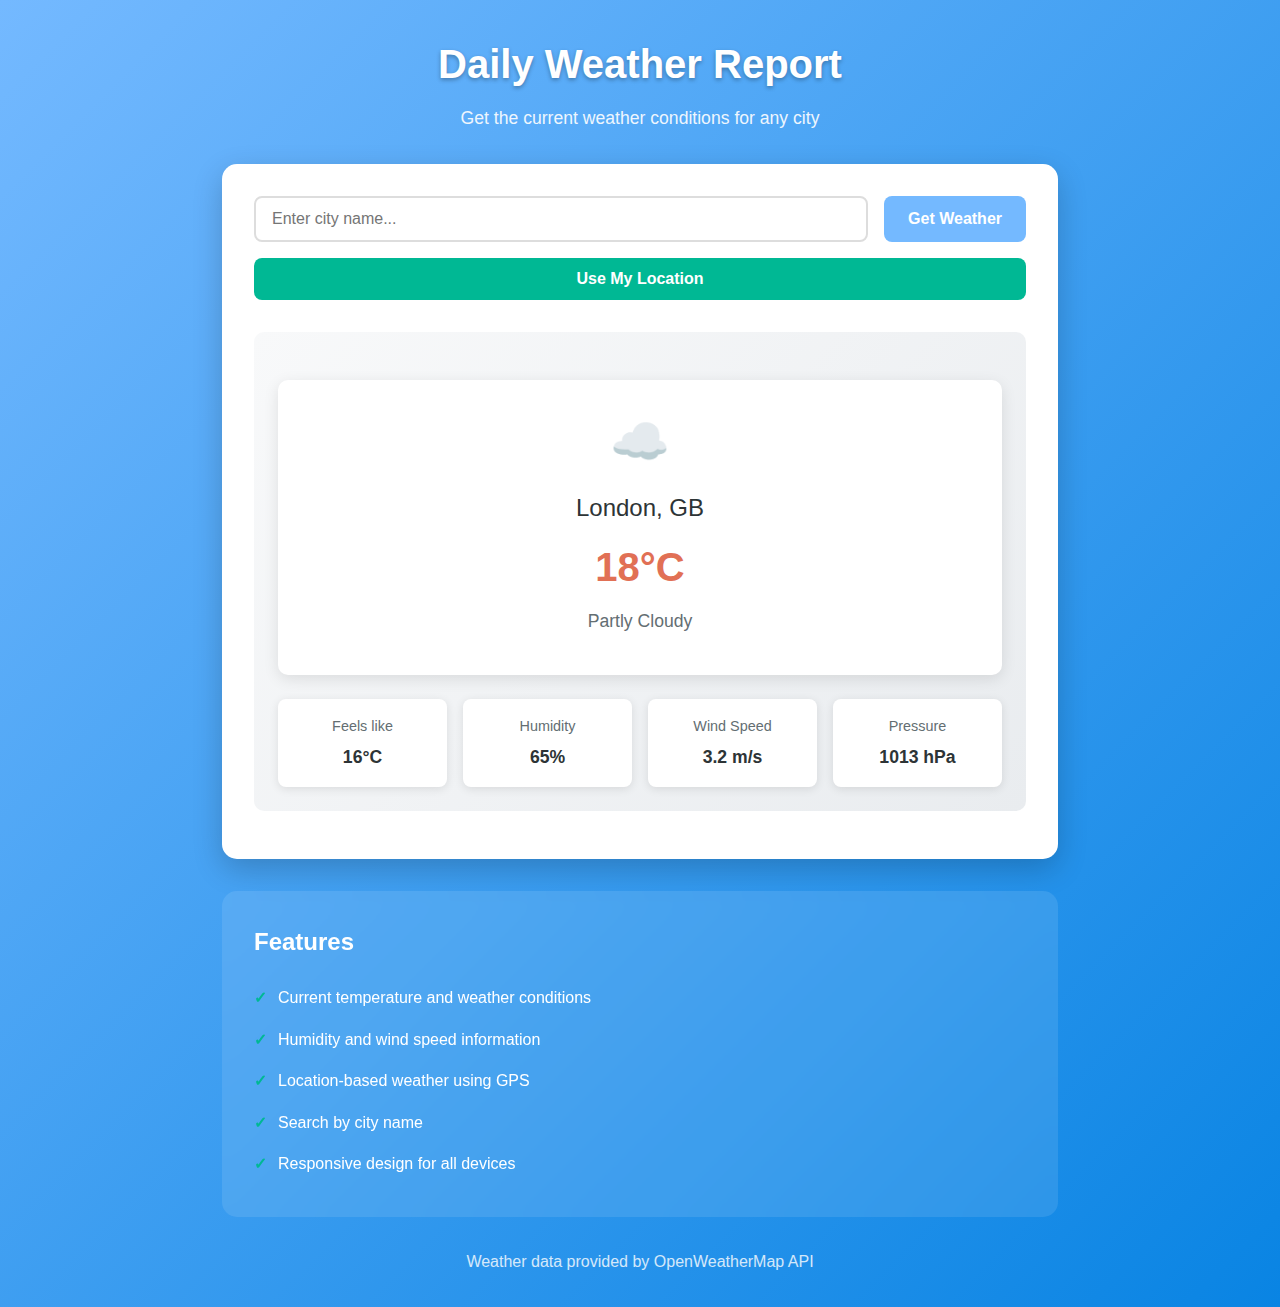
<file: src/WeatherApp/index.html>
<!DOCTYPE html>
<html lang="en">
<head>
    <meta charset="UTF-8">
    <meta name="viewport" content="width=device-width, initial-scale=1.0">
    <title>Weather App</title>
    <link rel="stylesheet" href="static/css/styles.css">
</head>
<body>
    <div class="container">
        <header>
            <h1>Daily Weather Report</h1>
            <p>Get the current weather conditions for any city</p>
        </header>
        
        <div class="weather-container">
            <div class="search-section">
                <div class="search-box">
                    <input type="text" id="city-input" placeholder="Enter city name..." />
                    <button id="search-btn" class="primary-btn">Get Weather</button>
                </div>
                <button id="location-btn" class="secondary-btn">Use My Location</button>
            </div>
            
            <div class="weather-display" id="weather-display">
                <div class="weather-info" id="weather-info">
                    <h2>Enter a city name to see the weather</h2>
                </div>
            </div>
            
            <div class="loading" id="loading" style="display: none;">
                <div class="spinner"></div>
                <p>Getting weather data...</p>
            </div>
            
            <div class="error-message" id="error-message" style="display: none;">
                <p id="error-text"></p>
            </div>
        </div>
        
        <div class="features-section">
            <h3>Features</h3>
            <ul>
                <li>Current temperature and weather conditions</li>
                <li>Humidity and wind speed information</li>
                <li>Location-based weather using GPS</li>
                <li>Search by city name</li>
                <li>Responsive design for all devices</li>
            </ul>
        </div>
        
        <footer>
            <p>Weather data provided by OpenWeatherMap API</p>
        </footer>
    </div>
    
    <script src="static/js/script.js"></script>
</body>
</html>
</file>
<file: src/WeatherApp/static/css/styles.css>
/* Base styles */
* {
    margin: 0;
    padding: 0;
    box-sizing: border-box;
    font-family: 'Segoe UI', Tahoma, Geneva, Verdana, sans-serif;
}

body {
    background: linear-gradient(135deg, #74b9ff 0%, #0984e3 100%);
    color: #2d3436;
    line-height: 1.6;
    min-height: 100vh;
}

.container {
    max-width: 900px;
    margin: 0 auto;
    padding: 2rem;
}

/* Header styles */
header {
    text-align: center;
    margin-bottom: 2rem;
    color: white;
}

header h1 {
    font-size: 2.5rem;
    margin-bottom: 0.5rem;
    text-shadow: 0 2px 4px rgba(0, 0, 0, 0.3);
}

header p {
    font-size: 1.1rem;
    opacity: 0.9;
}

/* Weather container */
.weather-container {
    background-color: white;
    border-radius: 15px;
    padding: 2rem;
    box-shadow: 0 10px 30px rgba(0, 0, 0, 0.2);
    margin-bottom: 2rem;
}

/* Search section */
.search-section {
    margin-bottom: 2rem;
}

.search-box {
    display: flex;
    gap: 1rem;
    margin-bottom: 1rem;
}

#city-input {
    flex: 1;
    padding: 0.75rem 1rem;
    border: 2px solid #ddd;
    border-radius: 8px;
    font-size: 1rem;
    transition: border-color 0.3s ease;
}

#city-input:focus {
    outline: none;
    border-color: #74b9ff;
}

/* Button styles */
.primary-btn, .secondary-btn {
    padding: 0.75rem 1.5rem;
    border: none;
    border-radius: 8px;
    font-size: 1rem;
    cursor: pointer;
    transition: all 0.3s ease;
    font-weight: 600;
}

.primary-btn {
    background-color: #74b9ff;
    color: white;
}

.primary-btn:hover {
    background-color: #0984e3;
    transform: translateY(-2px);
}

.secondary-btn {
    background-color: #00b894;
    color: white;
    width: 100%;
}

.secondary-btn:hover {
    background-color: #00a085;
    transform: translateY(-2px);
}

/* Weather display */
.weather-display {
    text-align: center;
    padding: 1.5rem;
    border-radius: 10px;
    background: linear-gradient(135deg, #f8f9fa 0%, #e9ecef 100%);
    margin-bottom: 1rem;
}

.weather-info h2 {
    color: #2d3436;
    margin-bottom: 1rem;
}

.weather-main {
    display: grid;
    grid-template-columns: repeat(auto-fit, minmax(200px, 1fr));
    gap: 1.5rem;
    margin: 1.5rem 0;
}

.weather-card {
    background: white;
    padding: 1.5rem;
    border-radius: 10px;
    box-shadow: 0 4px 15px rgba(0, 0, 0, 0.1);
    transition: transform 0.3s ease;
}

.weather-card:hover {
    transform: translateY(-5px);
}

.weather-icon {
    font-size: 3rem;
    margin-bottom: 0.5rem;
}

.temperature {
    font-size: 2.5rem;
    font-weight: bold;
    color: #e17055;
    margin: 0.5rem 0;
}

.city-name {
    font-size: 1.5rem;
    color: #2d3436;
    margin-bottom: 0.5rem;
}

.description {
    font-size: 1.1rem;
    color: #636e72;
    text-transform: capitalize;
    margin-bottom: 1rem;
}

.weather-details {
    display: grid;
    grid-template-columns: repeat(auto-fit, minmax(120px, 1fr));
    gap: 1rem;
    margin-top: 1.5rem;
}

.detail-item {
    background: white;
    padding: 1rem;
    border-radius: 8px;
    box-shadow: 0 2px 10px rgba(0, 0, 0, 0.1);
}

.detail-label {
    font-size: 0.9rem;
    color: #636e72;
    margin-bottom: 0.25rem;
}

.detail-value {
    font-size: 1.1rem;
    font-weight: bold;
    color: #2d3436;
}

/* Loading spinner */
.loading {
    text-align: center;
    padding: 2rem;
}

.spinner {
    border: 4px solid #f3f3f3;
    border-top: 4px solid #74b9ff;
    border-radius: 50%;
    width: 50px;
    height: 50px;
    animation: spin 1s linear infinite;
    margin: 0 auto 1rem;
}

@keyframes spin {
    0% { transform: rotate(0deg); }
    100% { transform: rotate(360deg); }
}

/* Error message */
.error-message {
    background-color: #fab1a0;
    color: #e17055;
    padding: 1rem;
    border-radius: 8px;
    margin: 1rem 0;
    border-left: 4px solid #e17055;
}

/* Features section */
.features-section {
    background-color: rgba(255, 255, 255, 0.1);
    backdrop-filter: blur(10px);
    border-radius: 15px;
    padding: 2rem;
    margin-bottom: 2rem;
    color: white;
}

.features-section h3 {
    margin-bottom: 1rem;
    font-size: 1.5rem;
}

.features-section ul {
    list-style: none;
}

.features-section li {
    padding: 0.5rem 0;
    position: relative;
    padding-left: 1.5rem;
}

.features-section li::before {
    content: "✓";
    position: absolute;
    left: 0;
    color: #00b894;
    font-weight: bold;
}

/* Footer */
footer {
    text-align: center;
    color: white;
    opacity: 0.8;
    margin-top: 2rem;
}

/* Responsive design */
@media (max-width: 768px) {
    .container {
        padding: 1rem;
    }
    
    header h1 {
        font-size: 2rem;
    }
    
    .search-box {
        flex-direction: column;
    }
    
    .weather-main {
        grid-template-columns: 1fr;
    }
    
    .weather-details {
        grid-template-columns: repeat(2, 1fr);
    }
}

@media (max-width: 480px) {
    .weather-details {
        grid-template-columns: 1fr;
    }
    
    .temperature {
        font-size: 2rem;
    }
}
</file>
